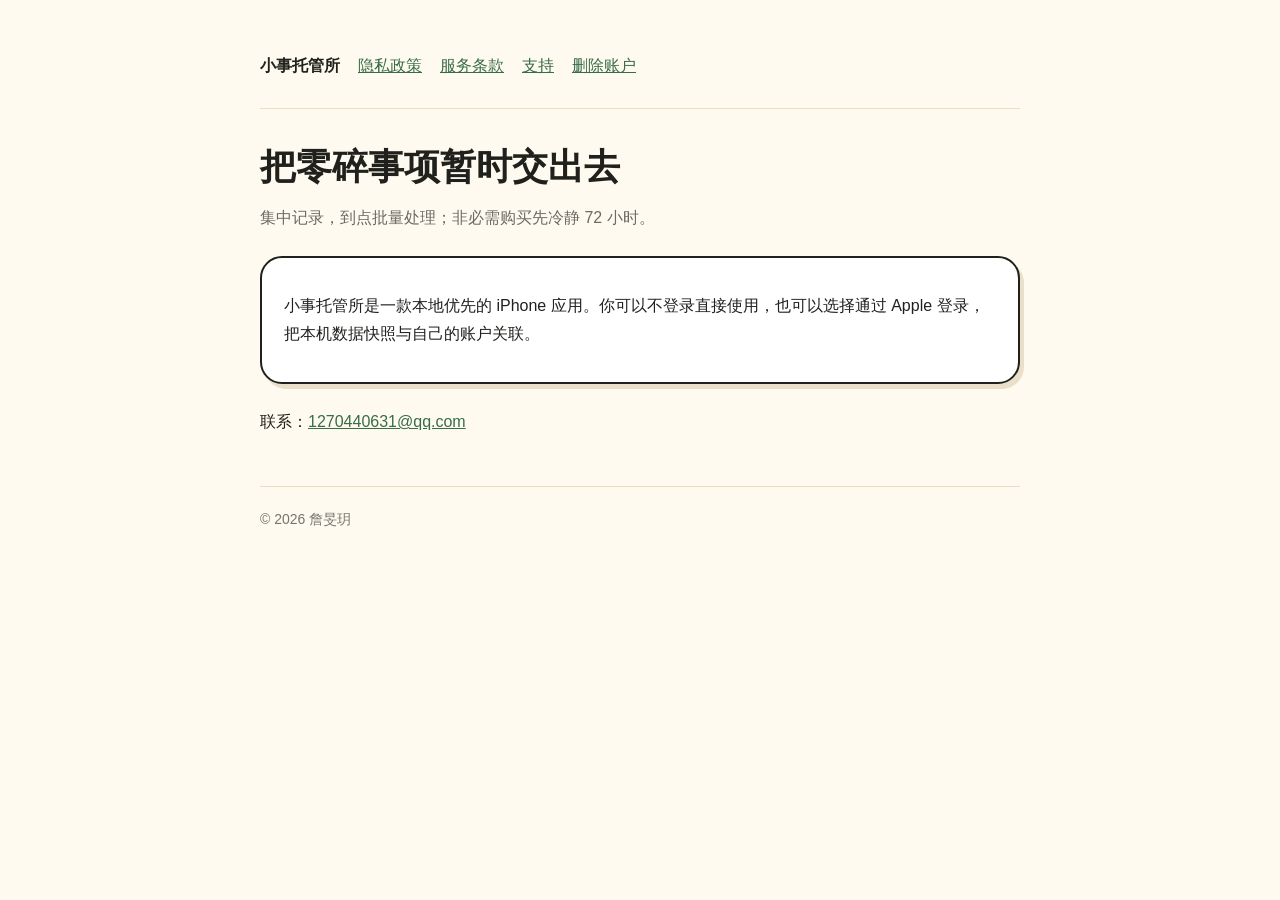
<file: index.html>
<!doctype html><html lang="zh-CN"><head><meta charset="utf-8"><meta name="viewport" content="width=device-width,initial-scale=1"><title>小事托管所</title><link rel="stylesheet" href="style.css"></head><body><main>
<nav><strong>小事托管所</strong><a href="privacy.html">隐私政策</a><a href="terms.html">服务条款</a><a href="support.html">支持</a><a href="account-deletion.html">删除账户</a></nav>
<h1>把零碎事项暂时交出去</h1><p class="subtitle">集中记录，到点批量处理；非必需购买先冷静 72 小时。</p>
<div class="card"><p>小事托管所是一款本地优先的 iPhone 应用。你可以不登录直接使用，也可以选择通过 Apple 登录，把本机数据快照与自己的账户关联。</p></div>
<p>联系：<a href="mailto:1270440631@qq.com">1270440631@qq.com</a></p>
<footer>© 2026 詹旻玥</footer></main></body></html>
</file>
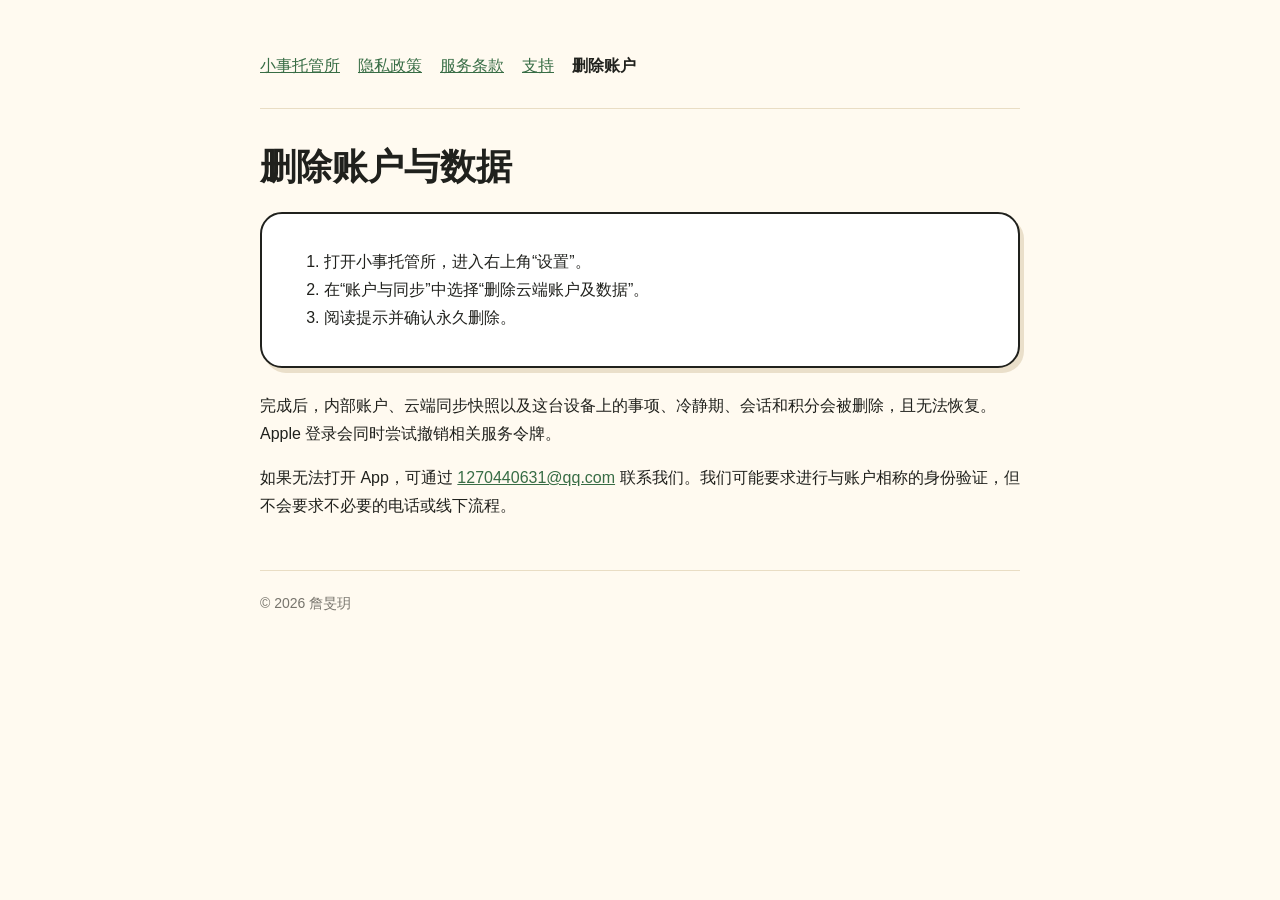
<file: account-deletion.html>
<!doctype html><html lang="zh-CN"><head><meta charset="utf-8"><meta name="viewport" content="width=device-width,initial-scale=1"><title>删除小事托管所账户</title><link rel="stylesheet" href="style.css"></head><body><main>
<nav><a href="index.html">小事托管所</a><a href="privacy.html">隐私政策</a><a href="terms.html">服务条款</a><a href="support.html">支持</a><strong>删除账户</strong></nav>
<h1>删除账户与数据</h1><div class="card"><ol><li>打开小事托管所，进入右上角“设置”。</li><li>在“账户与同步”中选择“删除云端账户及数据”。</li><li>阅读提示并确认永久删除。</li></ol></div>
<p>完成后，内部账户、云端同步快照以及这台设备上的事项、冷静期、会话和积分会被删除，且无法恢复。Apple 登录会同时尝试撤销相关服务令牌。</p>
<p>如果无法打开 App，可通过 <a href="mailto:1270440631@qq.com">1270440631@qq.com</a> 联系我们。我们可能要求进行与账户相称的身份验证，但不会要求不必要的电话或线下流程。</p>
<footer>© 2026 詹旻玥</footer></main></body></html>
</file>
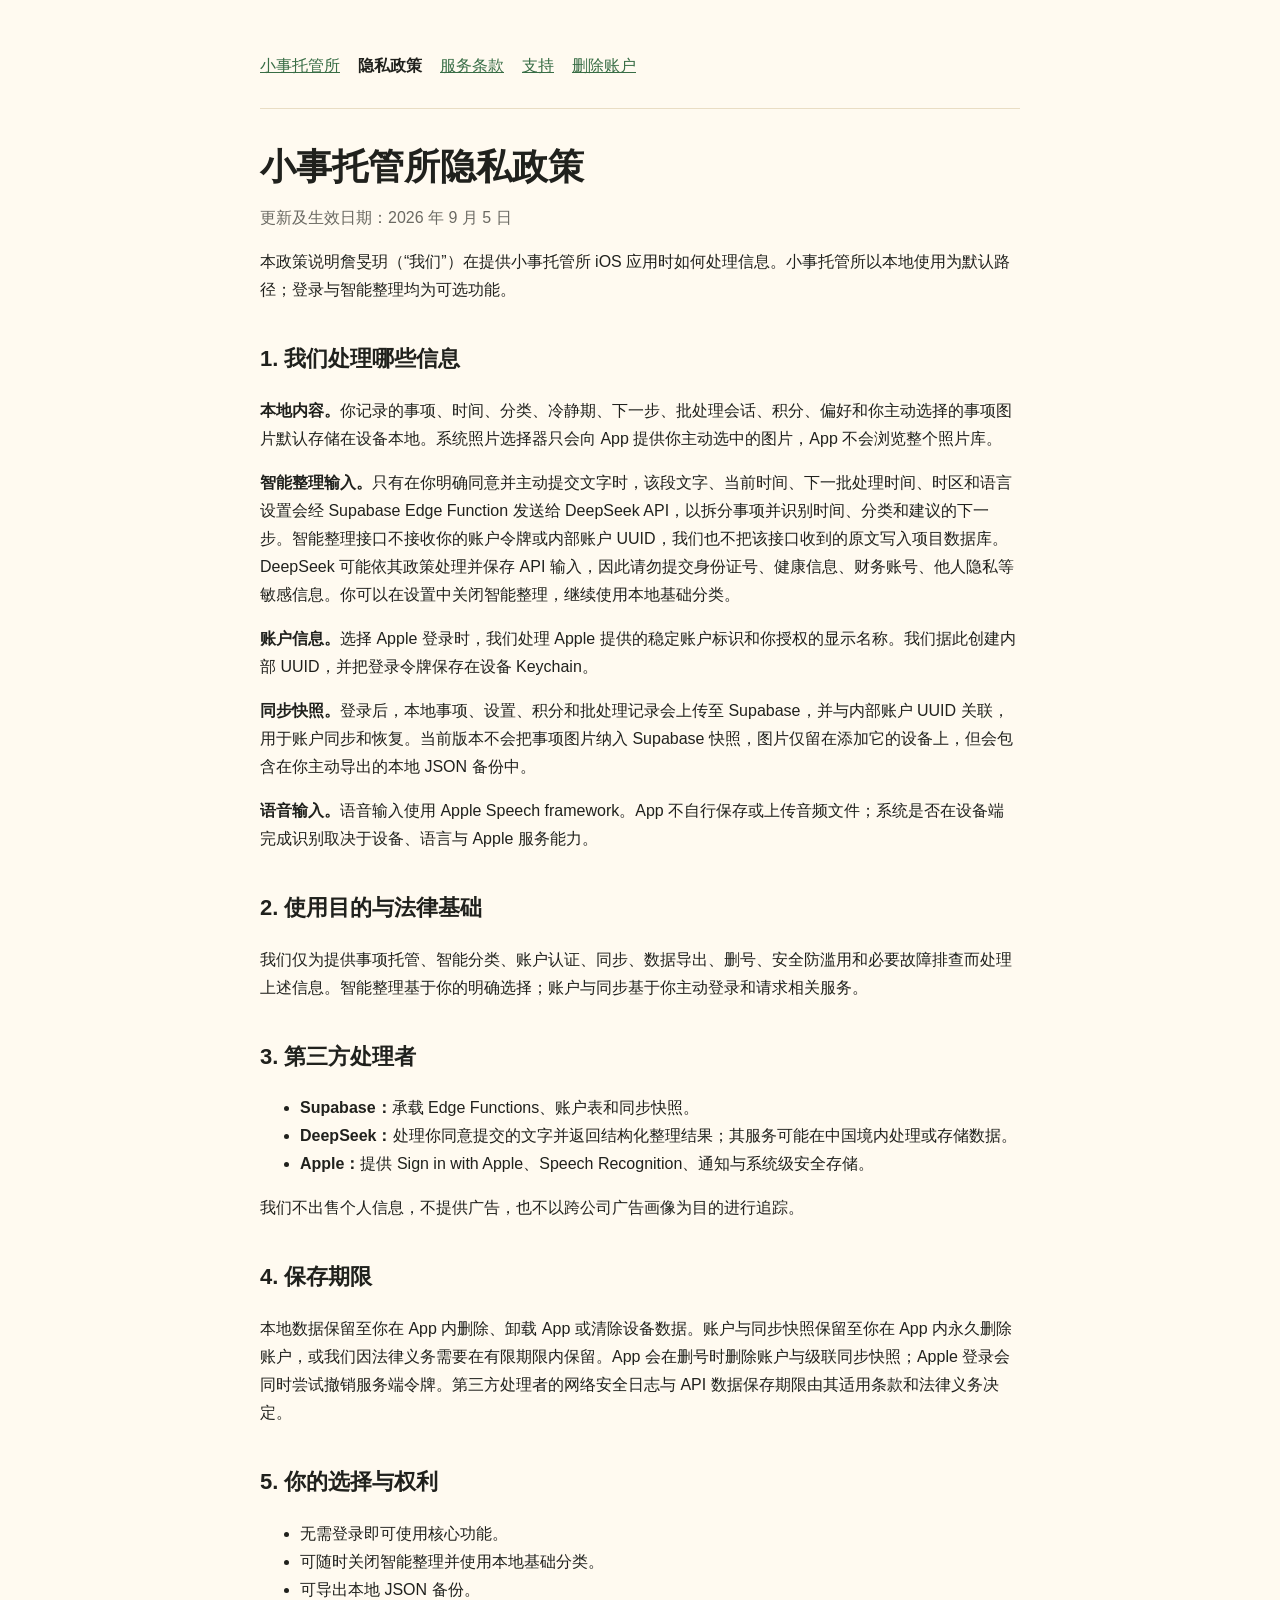
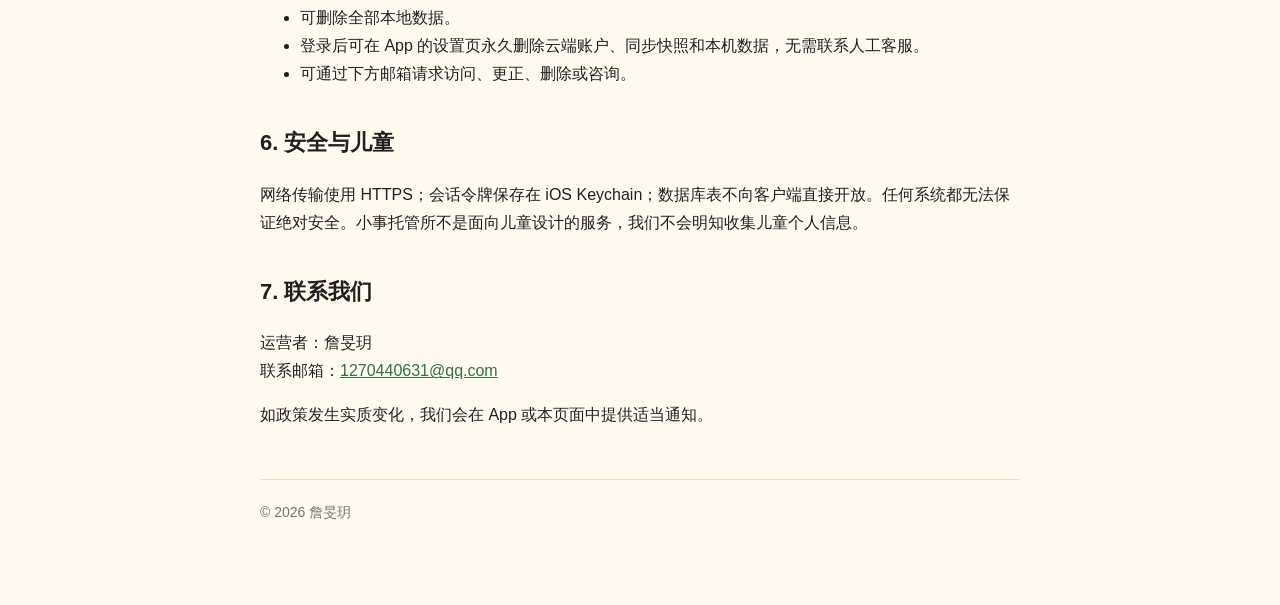
<file: privacy.html>
<!doctype html><html lang="zh-CN"><head><meta charset="utf-8"><meta name="viewport" content="width=device-width,initial-scale=1"><title>小事托管所隐私政策</title><link rel="stylesheet" href="style.css"></head><body><main>
<nav><a href="index.html">小事托管所</a><strong>隐私政策</strong><a href="terms.html">服务条款</a><a href="support.html">支持</a><a href="account-deletion.html">删除账户</a></nav>
<h1>小事托管所隐私政策</h1><p class="updated">更新及生效日期：2026 年 9 月 5 日</p>
<p>本政策说明詹旻玥（“我们”）在提供小事托管所 iOS 应用时如何处理信息。小事托管所以本地使用为默认路径；登录与智能整理均为可选功能。</p>

<h2>1. 我们处理哪些信息</h2>
<p><strong>本地内容。</strong>你记录的事项、时间、分类、冷静期、下一步、批处理会话、积分、偏好和你主动选择的事项图片默认存储在设备本地。系统照片选择器只会向 App 提供你主动选中的图片，App 不会浏览整个照片库。</p>
<p><strong>智能整理输入。</strong>只有在你明确同意并主动提交文字时，该段文字、当前时间、下一批处理时间、时区和语言设置会经 Supabase Edge Function 发送给 DeepSeek API，以拆分事项并识别时间、分类和建议的下一步。智能整理接口不接收你的账户令牌或内部账户 UUID，我们也不把该接口收到的原文写入项目数据库。DeepSeek 可能依其政策处理并保存 API 输入，因此请勿提交身份证号、健康信息、财务账号、他人隐私等敏感信息。你可以在设置中关闭智能整理，继续使用本地基础分类。</p>
<p><strong>账户信息。</strong>选择 Apple 登录时，我们处理 Apple 提供的稳定账户标识和你授权的显示名称。我们据此创建内部 UUID，并把登录令牌保存在设备 Keychain。</p>
<p><strong>同步快照。</strong>登录后，本地事项、设置、积分和批处理记录会上传至 Supabase，并与内部账户 UUID 关联，用于账户同步和恢复。当前版本不会把事项图片纳入 Supabase 快照，图片仅留在添加它的设备上，但会包含在你主动导出的本地 JSON 备份中。</p>
<p><strong>语音输入。</strong>语音输入使用 Apple Speech framework。App 不自行保存或上传音频文件；系统是否在设备端完成识别取决于设备、语言与 Apple 服务能力。</p>

<h2>2. 使用目的与法律基础</h2>
<p>我们仅为提供事项托管、智能分类、账户认证、同步、数据导出、删号、安全防滥用和必要故障排查而处理上述信息。智能整理基于你的明确选择；账户与同步基于你主动登录和请求相关服务。</p>

<h2>3. 第三方处理者</h2>
<ul><li><strong>Supabase：</strong>承载 Edge Functions、账户表和同步快照。</li><li><strong>DeepSeek：</strong>处理你同意提交的文字并返回结构化整理结果；其服务可能在中国境内处理或存储数据。</li><li><strong>Apple：</strong>提供 Sign in with Apple、Speech Recognition、通知与系统级安全存储。</li></ul>
<p>我们不出售个人信息，不提供广告，也不以跨公司广告画像为目的进行追踪。</p>

<h2>4. 保存期限</h2>
<p>本地数据保留至你在 App 内删除、卸载 App 或清除设备数据。账户与同步快照保留至你在 App 内永久删除账户，或我们因法律义务需要在有限期限内保留。App 会在删号时删除账户与级联同步快照；Apple 登录会同时尝试撤销服务端令牌。第三方处理者的网络安全日志与 API 数据保存期限由其适用条款和法律义务决定。</p>

<h2>5. 你的选择与权利</h2>
<ul><li>无需登录即可使用核心功能。</li><li>可随时关闭智能整理并使用本地基础分类。</li><li>可导出本地 JSON 备份。</li><li>可删除全部本地数据。</li><li>登录后可在 App 的设置页永久删除云端账户、同步快照和本机数据，无需联系人工客服。</li><li>可通过下方邮箱请求访问、更正、删除或咨询。</li></ul>

<h2>6. 安全与儿童</h2>
<p>网络传输使用 HTTPS；会话令牌保存在 iOS Keychain；数据库表不向客户端直接开放。任何系统都无法保证绝对安全。小事托管所不是面向儿童设计的服务，我们不会明知收集儿童个人信息。</p>

<h2>7. 联系我们</h2>
<p>运营者：詹旻玥<br>联系邮箱：<a href="mailto:1270440631@qq.com">1270440631@qq.com</a></p>
<p>如政策发生实质变化，我们会在 App 或本页面中提供适当通知。</p>
<footer>© 2026 詹旻玥</footer></main></body></html>
</file>
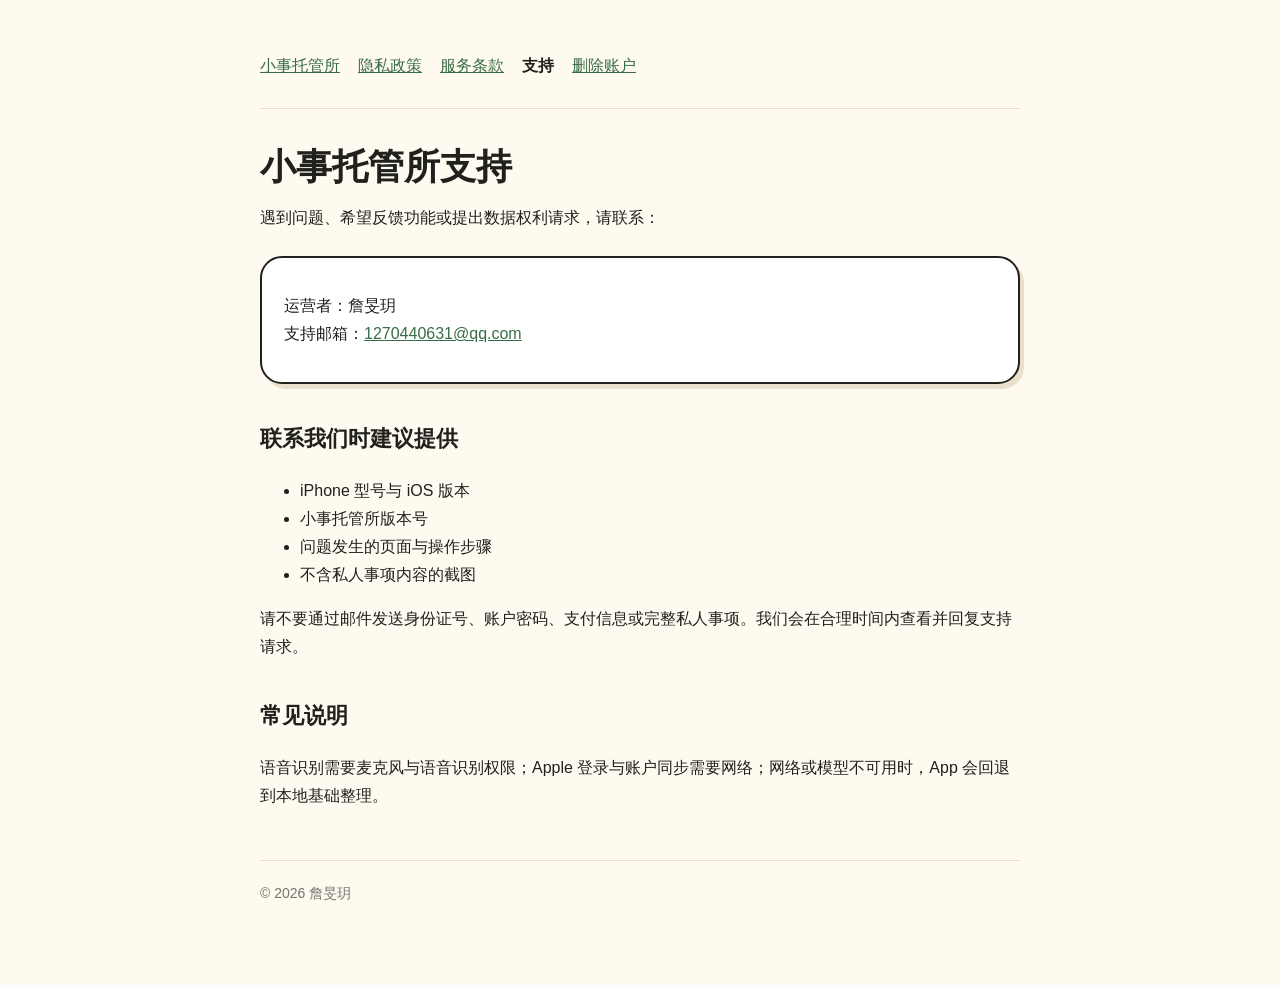
<file: support.html>
<!doctype html><html lang="zh-CN"><head><meta charset="utf-8"><meta name="viewport" content="width=device-width,initial-scale=1"><title>小事托管所支持</title><link rel="stylesheet" href="style.css"></head><body><main>
<nav><a href="index.html">小事托管所</a><a href="privacy.html">隐私政策</a><a href="terms.html">服务条款</a><strong>支持</strong><a href="account-deletion.html">删除账户</a></nav>
<h1>小事托管所支持</h1><p>遇到问题、希望反馈功能或提出数据权利请求，请联系：</p>
<div class="card"><p>运营者：詹旻玥<br>支持邮箱：<a href="mailto:1270440631@qq.com">1270440631@qq.com</a></p></div>
<h2>联系我们时建议提供</h2><ul><li>iPhone 型号与 iOS 版本</li><li>小事托管所版本号</li><li>问题发生的页面与操作步骤</li><li>不含私人事项内容的截图</li></ul>
<p>请不要通过邮件发送身份证号、账户密码、支付信息或完整私人事项。我们会在合理时间内查看并回复支持请求。</p>
<h2>常见说明</h2><p>语音识别需要麦克风与语音识别权限；Apple 登录与账户同步需要网络；网络或模型不可用时，App 会回退到本地基础整理。</p>
<footer>© 2026 詹旻玥</footer></main></body></html>
</file>
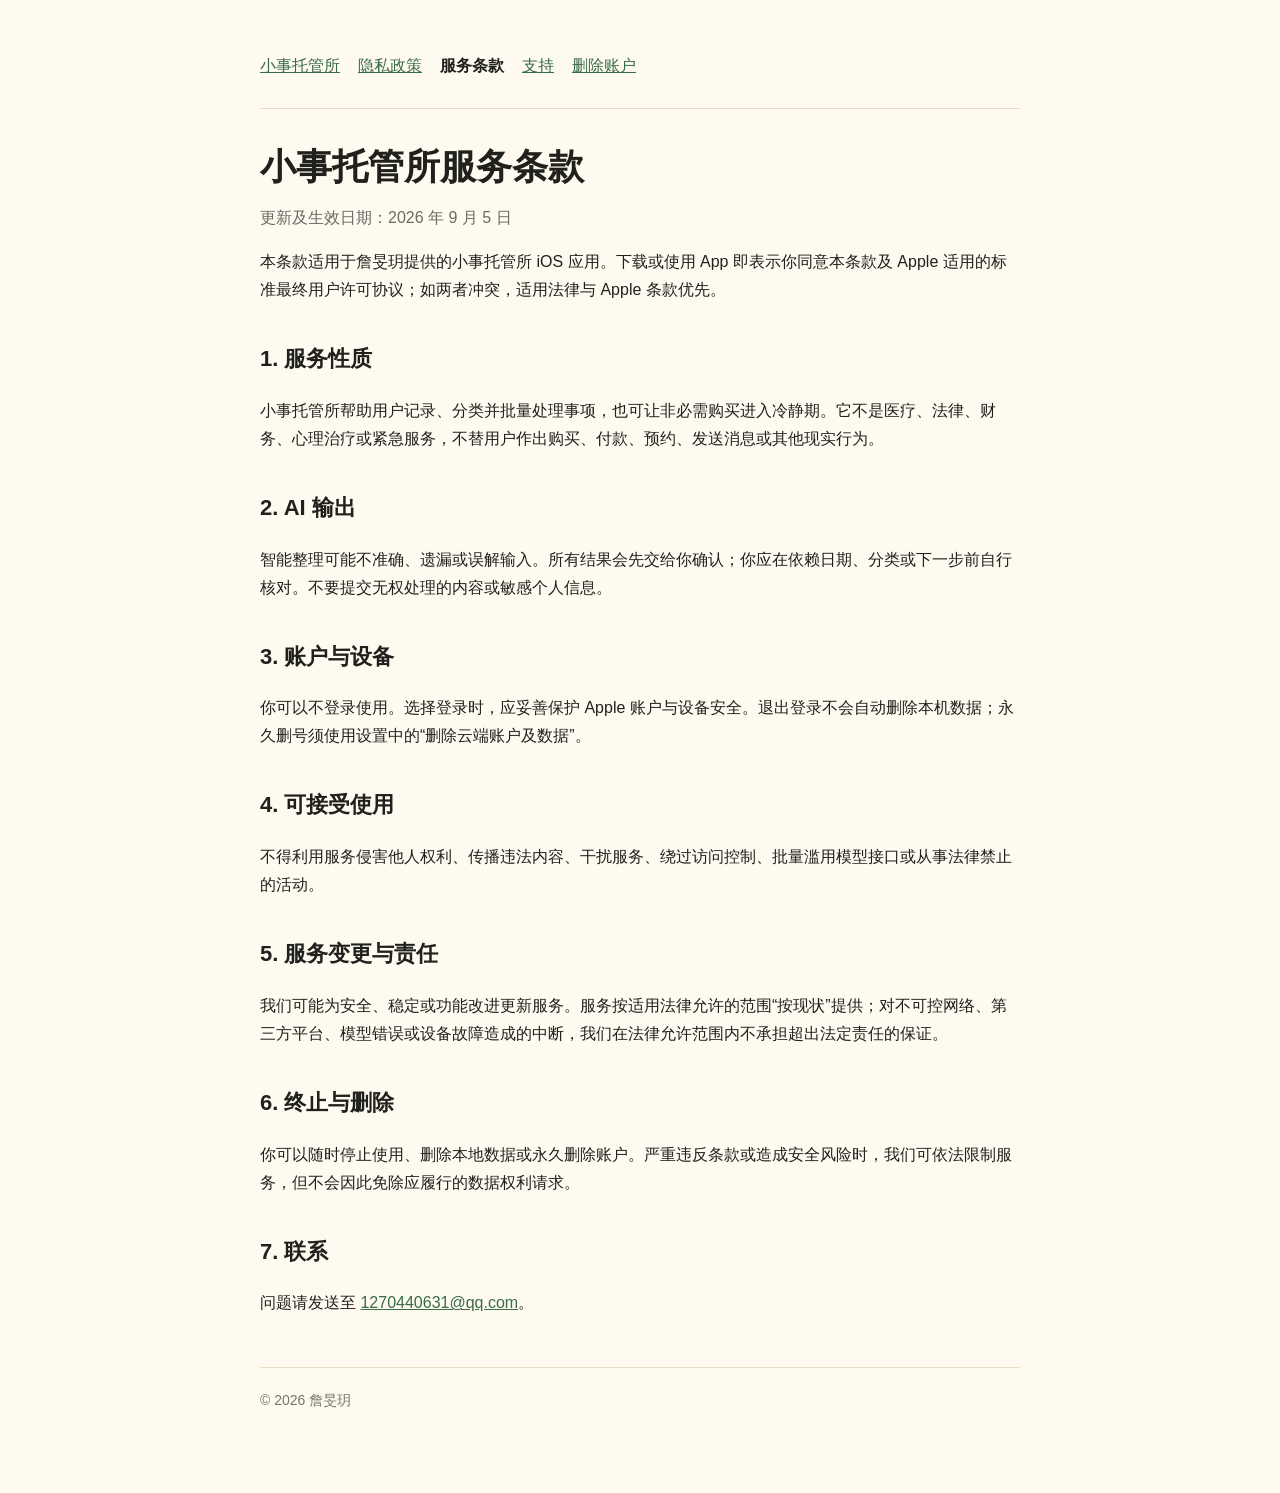
<file: terms.html>
<!doctype html><html lang="zh-CN"><head><meta charset="utf-8"><meta name="viewport" content="width=device-width,initial-scale=1"><title>小事托管所服务条款</title><link rel="stylesheet" href="style.css"></head><body><main>
<nav><a href="index.html">小事托管所</a><a href="privacy.html">隐私政策</a><strong>服务条款</strong><a href="support.html">支持</a><a href="account-deletion.html">删除账户</a></nav>
<h1>小事托管所服务条款</h1><p class="updated">更新及生效日期：2026 年 9 月 5 日</p>
<p>本条款适用于詹旻玥提供的小事托管所 iOS 应用。下载或使用 App 即表示你同意本条款及 Apple 适用的标准最终用户许可协议；如两者冲突，适用法律与 Apple 条款优先。</p>
<h2>1. 服务性质</h2><p>小事托管所帮助用户记录、分类并批量处理事项，也可让非必需购买进入冷静期。它不是医疗、法律、财务、心理治疗或紧急服务，不替用户作出购买、付款、预约、发送消息或其他现实行为。</p>
<h2>2. AI 输出</h2><p>智能整理可能不准确、遗漏或误解输入。所有结果会先交给你确认；你应在依赖日期、分类或下一步前自行核对。不要提交无权处理的内容或敏感个人信息。</p>
<h2>3. 账户与设备</h2><p>你可以不登录使用。选择登录时，应妥善保护 Apple 账户与设备安全。退出登录不会自动删除本机数据；永久删号须使用设置中的“删除云端账户及数据”。</p>
<h2>4. 可接受使用</h2><p>不得利用服务侵害他人权利、传播违法内容、干扰服务、绕过访问控制、批量滥用模型接口或从事法律禁止的活动。</p>
<h2>5. 服务变更与责任</h2><p>我们可能为安全、稳定或功能改进更新服务。服务按适用法律允许的范围“按现状”提供；对不可控网络、第三方平台、模型错误或设备故障造成的中断，我们在法律允许范围内不承担超出法定责任的保证。</p>
<h2>6. 终止与删除</h2><p>你可以随时停止使用、删除本地数据或永久删除账户。严重违反条款或造成安全风险时，我们可依法限制服务，但不会因此免除应履行的数据权利请求。</p>
<h2>7. 联系</h2><p>问题请发送至 <a href="mailto:1270440631@qq.com">1270440631@qq.com</a>。</p>
<footer>© 2026 詹旻玥</footer></main></body></html>
</file>
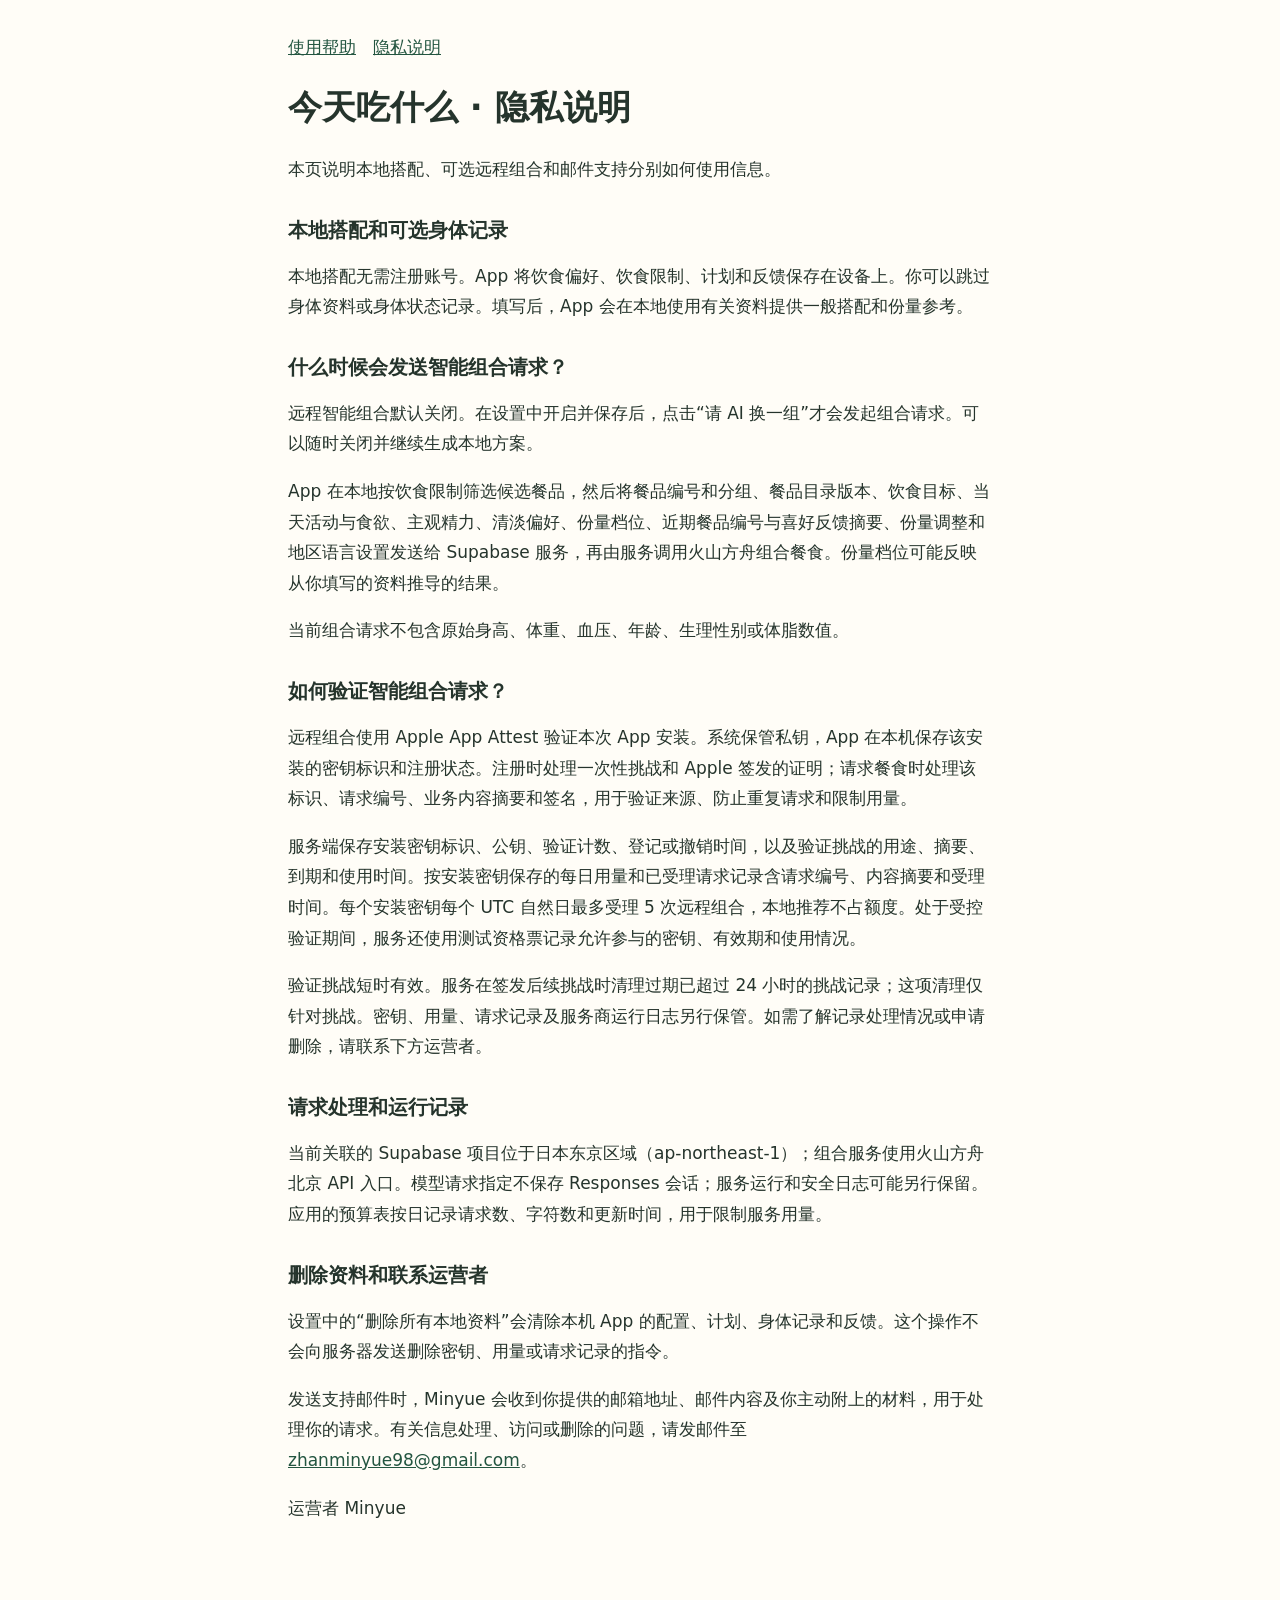
<file: today-eats/privacy.html>
<!doctype html><html lang="zh-CN"><head><meta charset="utf-8"><meta name="viewport" content="width=device-width,initial-scale=1"><title>今天吃什么 · 隐私说明</title><style>body{margin:0;background:#fffdf7;color:#25342c;font:17px/1.8 system-ui,sans-serif}main{max-width:44rem;margin:auto;padding:2rem 1.25rem 4rem}h1,h2{line-height:1.35}h2{font-size:1.25rem;margin-top:2rem}nav{display:flex;gap:1em}a{color:#235540}a:focus-visible{outline:3px solid currentColor}</style></head><body><main><nav aria-label="网站导航"><a href="support.html">使用帮助</a><a href="privacy.html">隐私说明</a></nav><h1>今天吃什么 · 隐私说明</h1><p>本页说明本地搭配、可选远程组合和邮件支持分别如何使用信息。</p><section><h2>本地搭配和可选身体记录</h2><p>本地搭配无需注册账号。App 将饮食偏好、饮食限制、计划和反馈保存在设备上。你可以跳过身体资料或身体状态记录。填写后，App 会在本地使用有关资料提供一般搭配和份量参考。</p></section><section><h2>什么时候会发送智能组合请求？</h2><p>远程智能组合默认关闭。在设置中开启并保存后，点击“请 AI 换一组”才会发起组合请求。可以随时关闭并继续生成本地方案。</p><p>App 在本地按饮食限制筛选候选餐品，然后将餐品编号和分组、餐品目录版本、饮食目标、当天活动与食欲、主观精力、清淡偏好、份量档位、近期餐品编号与喜好反馈摘要、份量调整和地区语言设置发送给 Supabase 服务，再由服务调用火山方舟组合餐食。份量档位可能反映从你填写的资料推导的结果。</p><p>当前组合请求不包含原始身高、体重、血压、年龄、生理性别或体脂数值。</p></section><section><h2>如何验证智能组合请求？</h2><p>远程组合使用 Apple App Attest 验证本次 App 安装。系统保管私钥，App 在本机保存该安装的密钥标识和注册状态。注册时处理一次性挑战和 Apple 签发的证明；请求餐食时处理该标识、请求编号、业务内容摘要和签名，用于验证来源、防止重复请求和限制用量。</p><p>服务端保存安装密钥标识、公钥、验证计数、登记或撤销时间，以及验证挑战的用途、摘要、到期和使用时间。按安装密钥保存的每日用量和已受理请求记录含请求编号、内容摘要和受理时间。每个安装密钥每个 UTC 自然日最多受理 5 次远程组合，本地推荐不占额度。处于受控验证期间，服务还使用测试资格票记录允许参与的密钥、有效期和使用情况。</p><p>验证挑战短时有效。服务在签发后续挑战时清理过期已超过 24 小时的挑战记录；这项清理仅针对挑战。密钥、用量、请求记录及服务商运行日志另行保管。如需了解记录处理情况或申请删除，请联系下方运营者。</p></section><section><h2>请求处理和运行记录</h2><p>当前关联的 Supabase 项目位于日本东京区域（ap-northeast-1）；组合服务使用火山方舟北京 API 入口。模型请求指定不保存 Responses 会话；服务运行和安全日志可能另行保留。应用的预算表按日记录请求数、字符数和更新时间，用于限制服务用量。</p></section><section><h2>删除资料和联系运营者</h2><p>设置中的“删除所有本地资料”会清除本机 App 的配置、计划、身体记录和反馈。这个操作不会向服务器发送删除密钥、用量或请求记录的指令。</p><p>发送支持邮件时，Minyue 会收到你提供的邮箱地址、邮件内容及你主动附上的材料，用于处理你的请求。有关信息处理、访问或删除的问题，请发邮件至 <a href="mailto:zhanminyue98@gmail.com">zhanminyue98@gmail.com</a>。</p></section><footer><p>运营者 Minyue</p></footer></main></body></html>
</file>
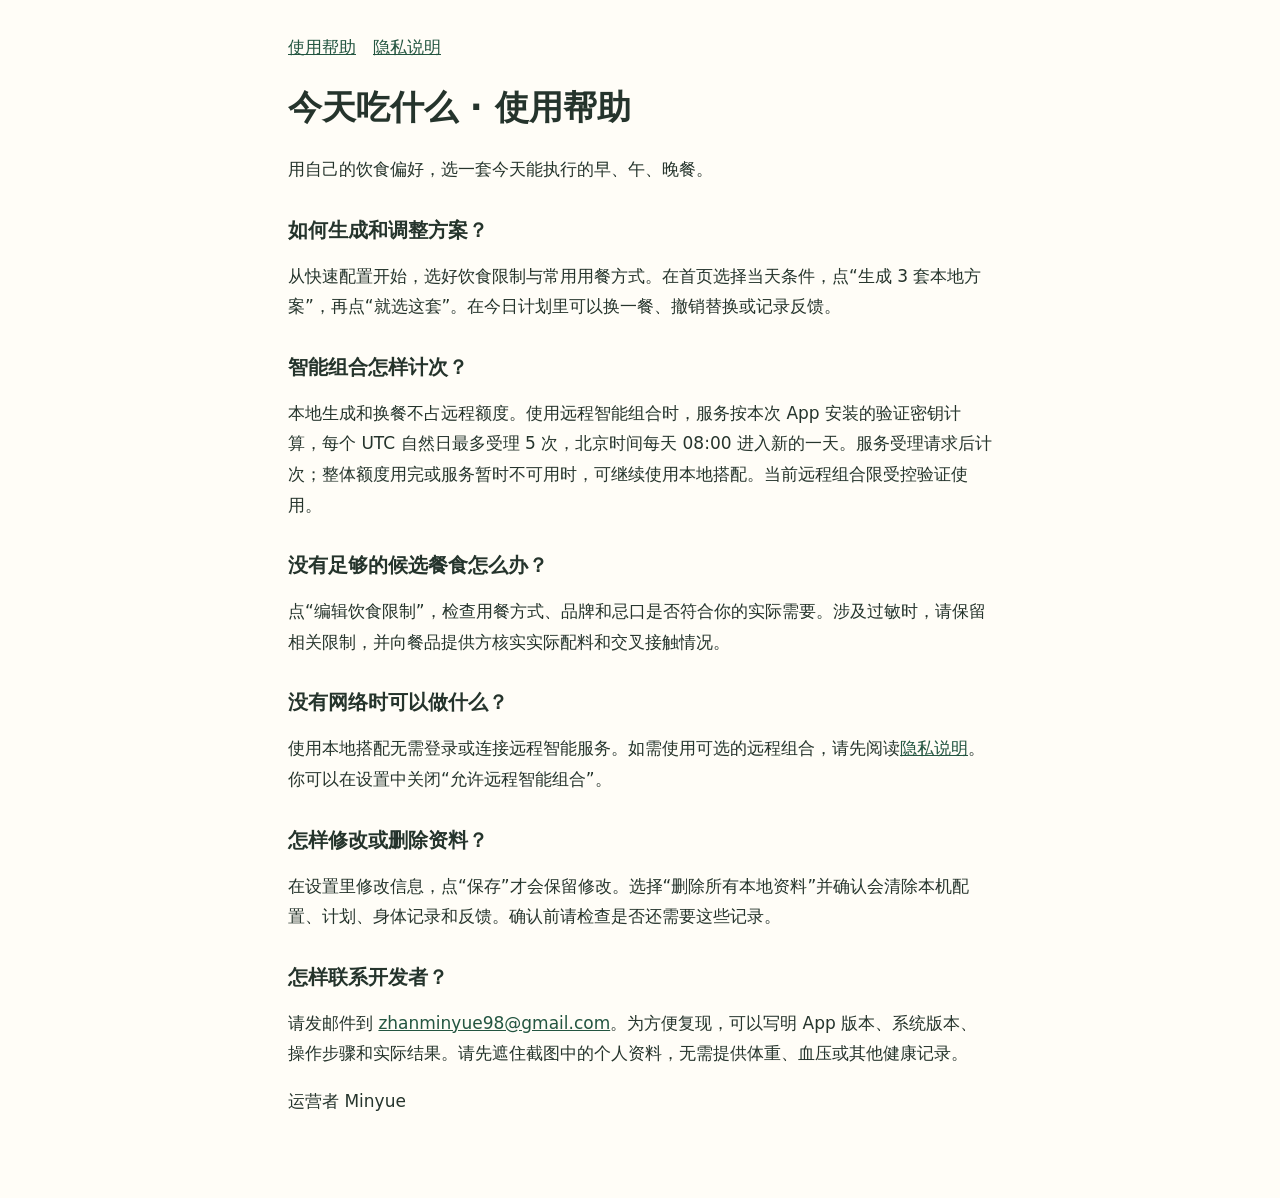
<file: today-eats/support.html>
<!doctype html><html lang="zh-CN"><head><meta charset="utf-8"><meta name="viewport" content="width=device-width,initial-scale=1"><title>今天吃什么 · 使用帮助</title><style>body{margin:0;background:#fffdf7;color:#25342c;font:17px/1.8 system-ui,sans-serif}main{max-width:44rem;margin:auto;padding:2rem 1.25rem 4rem}h1,h2{line-height:1.35}h2{font-size:1.25rem;margin-top:2rem}nav{display:flex;gap:1em}a{color:#235540}a:focus-visible{outline:3px solid currentColor}</style></head><body><main><nav aria-label="网站导航"><a href="support.html">使用帮助</a><a href="privacy.html">隐私说明</a></nav><h1>今天吃什么 · 使用帮助</h1><p>用自己的饮食偏好，选一套今天能执行的早、午、晚餐。</p><section><h2>如何生成和调整方案？</h2><p>从快速配置开始，选好饮食限制与常用用餐方式。在首页选择当天条件，点“生成 3 套本地方案”，再点“就选这套”。在今日计划里可以换一餐、撤销替换或记录反馈。</p></section><section><h2>智能组合怎样计次？</h2><p>本地生成和换餐不占远程额度。使用远程智能组合时，服务按本次 App 安装的验证密钥计算，每个 UTC 自然日最多受理 5 次，北京时间每天 08:00 进入新的一天。服务受理请求后计次；整体额度用完或服务暂时不可用时，可继续使用本地搭配。当前远程组合限受控验证使用。</p></section><section><h2>没有足够的候选餐食怎么办？</h2><p>点“编辑饮食限制”，检查用餐方式、品牌和忌口是否符合你的实际需要。涉及过敏时，请保留相关限制，并向餐品提供方核实实际配料和交叉接触情况。</p></section><section><h2>没有网络时可以做什么？</h2><p>使用本地搭配无需登录或连接远程智能服务。如需使用可选的远程组合，请先阅读<a href="privacy.html">隐私说明</a>。你可以在设置中关闭“允许远程智能组合”。</p></section><section><h2>怎样修改或删除资料？</h2><p>在设置里修改信息，点“保存”才会保留修改。选择“删除所有本地资料”并确认会清除本机配置、计划、身体记录和反馈。确认前请检查是否还需要这些记录。</p></section><section><h2>怎样联系开发者？</h2><p>请发邮件到 <a href="mailto:zhanminyue98@gmail.com">zhanminyue98@gmail.com</a>。为方便复现，可以写明 App 版本、系统版本、操作步骤和实际结果。请先遮住截图中的个人资料，无需提供体重、血压或其他健康记录。</p></section><footer><p>运营者 Minyue</p></footer></main></body></html>
</file>
<file: style.css>
:root { color-scheme: light; --paper:#fffaf0; --ink:#20211d; --coral:#f56b63; --green:#6eaa73; --line:#e9ddc4; }
* { box-sizing: border-box; }
body { margin:0; background:var(--paper); color:var(--ink); font:16px/1.75 -apple-system,BlinkMacSystemFont,"PingFang SC","Microsoft YaHei",sans-serif; overflow-wrap:anywhere; }
main { width:min(760px,calc(100% - 36px)); margin:0 auto; padding:52px 0 80px; }
nav { display:flex; gap:18px; flex-wrap:wrap; padding-bottom:28px; border-bottom:1px solid var(--line); }
a { color:#386d45; }
h1 { font-size:36px; line-height:1.2; margin:36px 0 8px; }
h2 { font-size:22px; margin-top:36px; }
.subtitle,.updated { color:#6b6a63; }
.card { margin:24px 0; padding:18px 22px; background:#fff; border:2px solid var(--ink); border-radius:22px; box-shadow:4px 5px 0 #eadfca; }
footer { margin-top:50px; padding-top:20px; border-top:1px solid var(--line); color:#77746c; font-size:14px; }

@media (max-width:540px) {
  main { width:calc(100% - 28px); padding:28px 0 56px; }
  nav { display:grid; grid-template-columns:repeat(2,minmax(0,1fr)); gap:10px 16px; padding-bottom:20px; font-size:14px; }
  nav > * { min-width:0; }
  h1 { font-size:30px; margin-top:28px; }
  h2 { font-size:20px; margin-top:30px; }
  .card { padding:16px 18px; border-radius:18px; }
}
</file>
